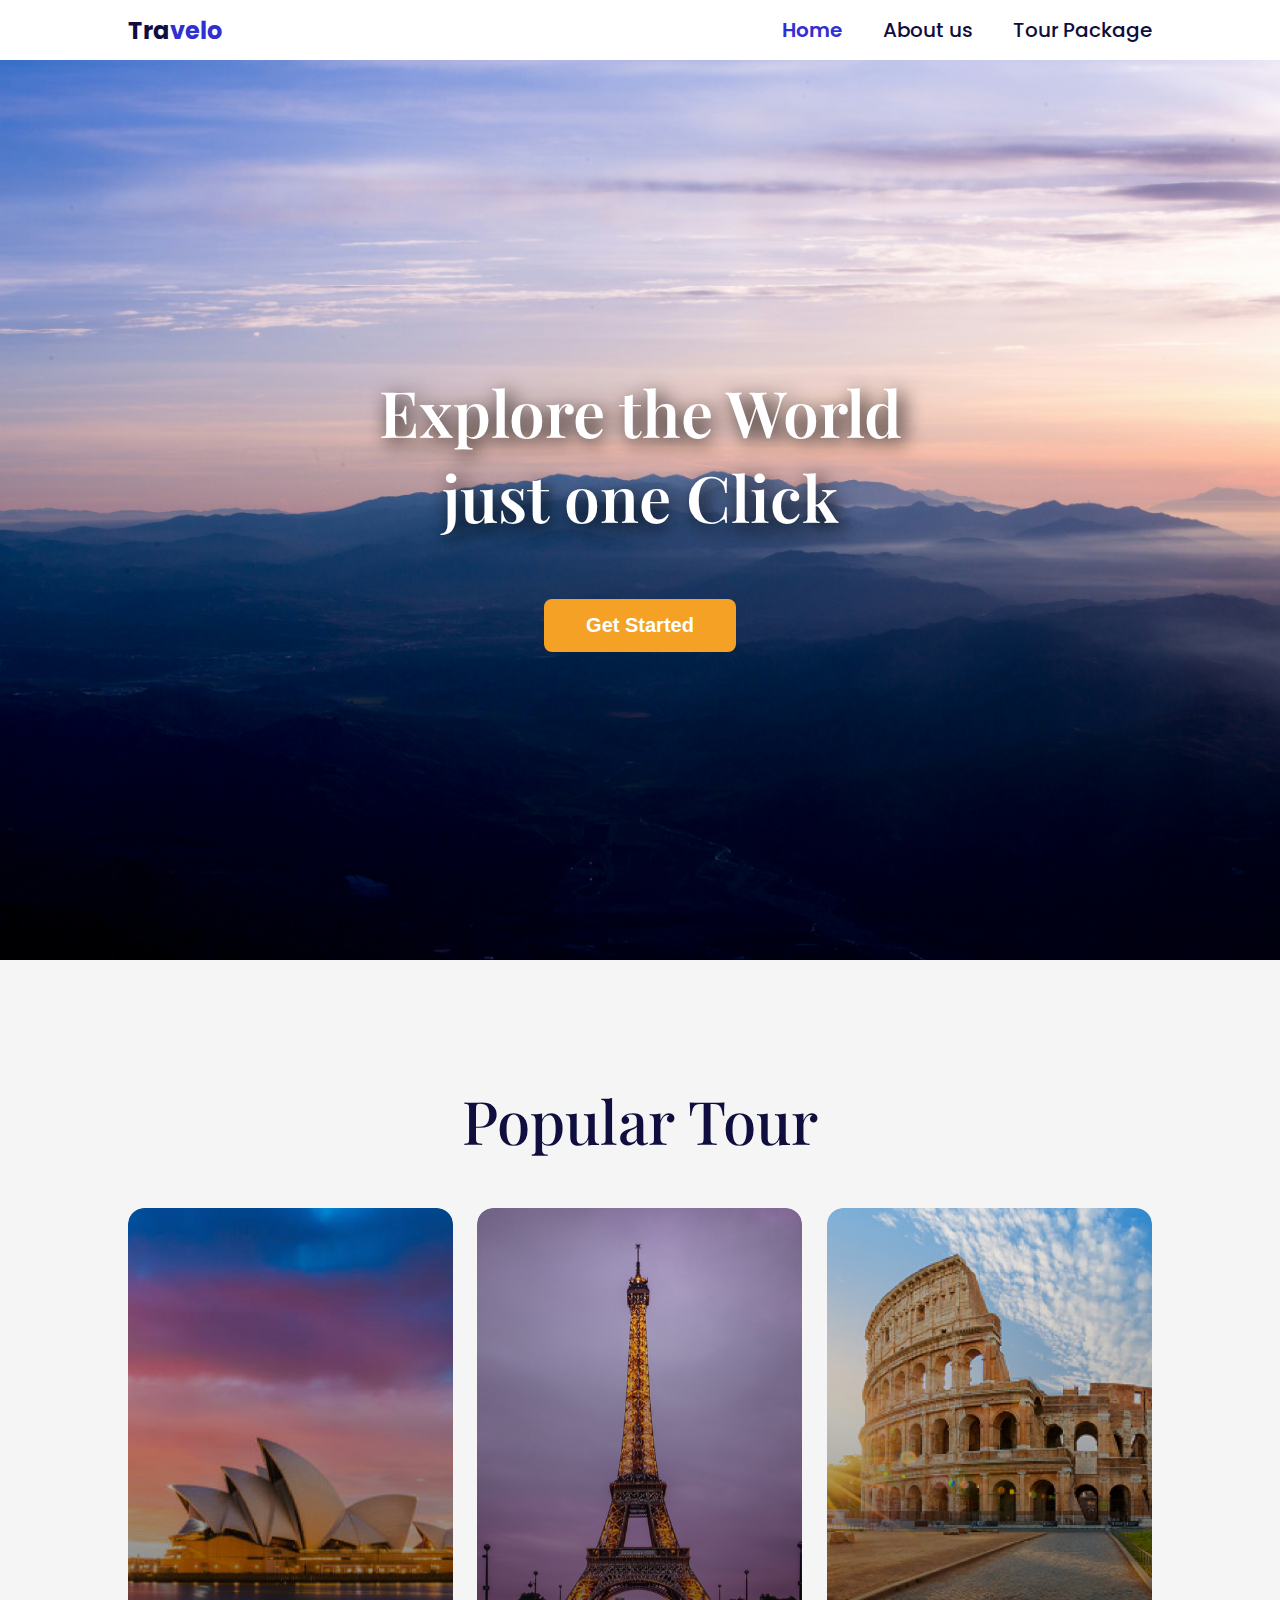
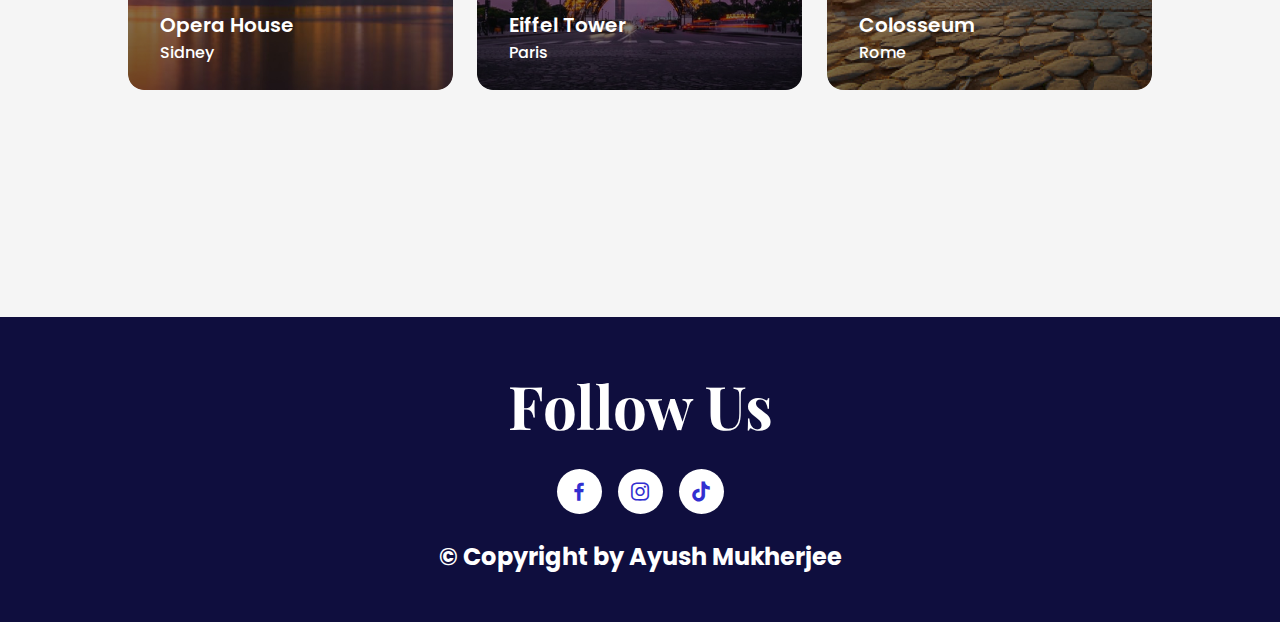
<file: index.html>
<!DOCTYPE html>
<html lang="en">
  <head>
    <meta charset="UTF-8" />
    <meta name="viewport" content="width=device-width, initial-scale=1.0" />
    <link
      href="https://unpkg.com/boxicons@2.1.4/css/boxicons.min.css"
      rel="stylesheet"
    />
    <link rel="stylesheet" href="./assets/css/main.css" />
    <title>Travelo</title>
  </head>
  <body>
    <header class="header" id="header">
      <nav class="nav container">
        <a href="#" class="nav__logo">Tra<span>velo</span></a>

        <div class="nav__menu" id="nav-menu">
          <ul class="nav__list">
            <li class="nav__item">
              <a href="index.html" class="nav__link active">Home</a>
            </li>
            <li class="nav__item">
              <a href="about.html" class="nav__link">About us</a>
            </li>
            <li class="nav__item">
              <a href="tour-package.html" class="nav__link">Tour Package</a>
            </li>
          </ul>
        </div>

        <div class="nav__toggle" id="nav-toggle">
          <i class="bx bx-menu"></i>
        </div>
      </nav>
    </header>

    <main class="main" id="main">
      <section class="section hero" id="hero">
        <h1 class="hero__title">
          Explore the World <br />
          just one Click
        </h1>

        <button class="button button-hero">Get Started</button>
      </section>

      <section class="section tour container">
        <h3 class="section-title">Popular Tour</h3>

        <div class="tour__container">
          <div class="tour__card">
            <img src="./assets/media/img-1.jpg" alt="" class="tour__card-img" />
            <div class="tour__data">
              <h5 class="tour__data-title">Opera House</h5>
              <span class="tour__data-subtitle">Sidney</span>
            </div>
            <a href="#" class="tour__link"></a>
          </div>
          <div class="tour__card">
            <img src="./assets/media/img-2.jpg" alt="" class="tour__card-img" />
            <div class="tour__data">
              <h5 class="tour__data-title">Eiffel Tower</h5>
              <span class="tour__data-subtitle">Paris</span>
            </div>
            <a href="#" class="tour__link"></a>
          </div>
          <div class="tour__card">
            <img src="./assets/media/img-3.jpg" alt="" class="tour__card-img" />
            <div class="tour__data">
              <h5 class="tour__data-title">Colosseum</h5>
              <span class="tour__data-subtitle">Rome</span>
            </div>
            <a href="#" class="tour__link"></a>
          </div>
        </div>
      </section>
    </main>

    <footer class="footer">
      <h3 class="footer__title">Follow Us</h3>

      <div class="footer__social">
        <a href="#" class="footer__social-link"
          ><i class="bx bxl-facebook"></i
        ></a>
        <a href="#" class="footer__social-link"
          ><i class="bx bxl-instagram"></i
        ></a>
        <a href="#" class="footer__social-link"
          ><i class="bx bxl-tiktok"></i
        ></a>
      </div>
      <br>
      <h2> &copy; Copyright by Ayush Mukherjee</h2>
    </footer>

    <script src="./assets/js/main.js"></script>
  </body>
</html>
</file>
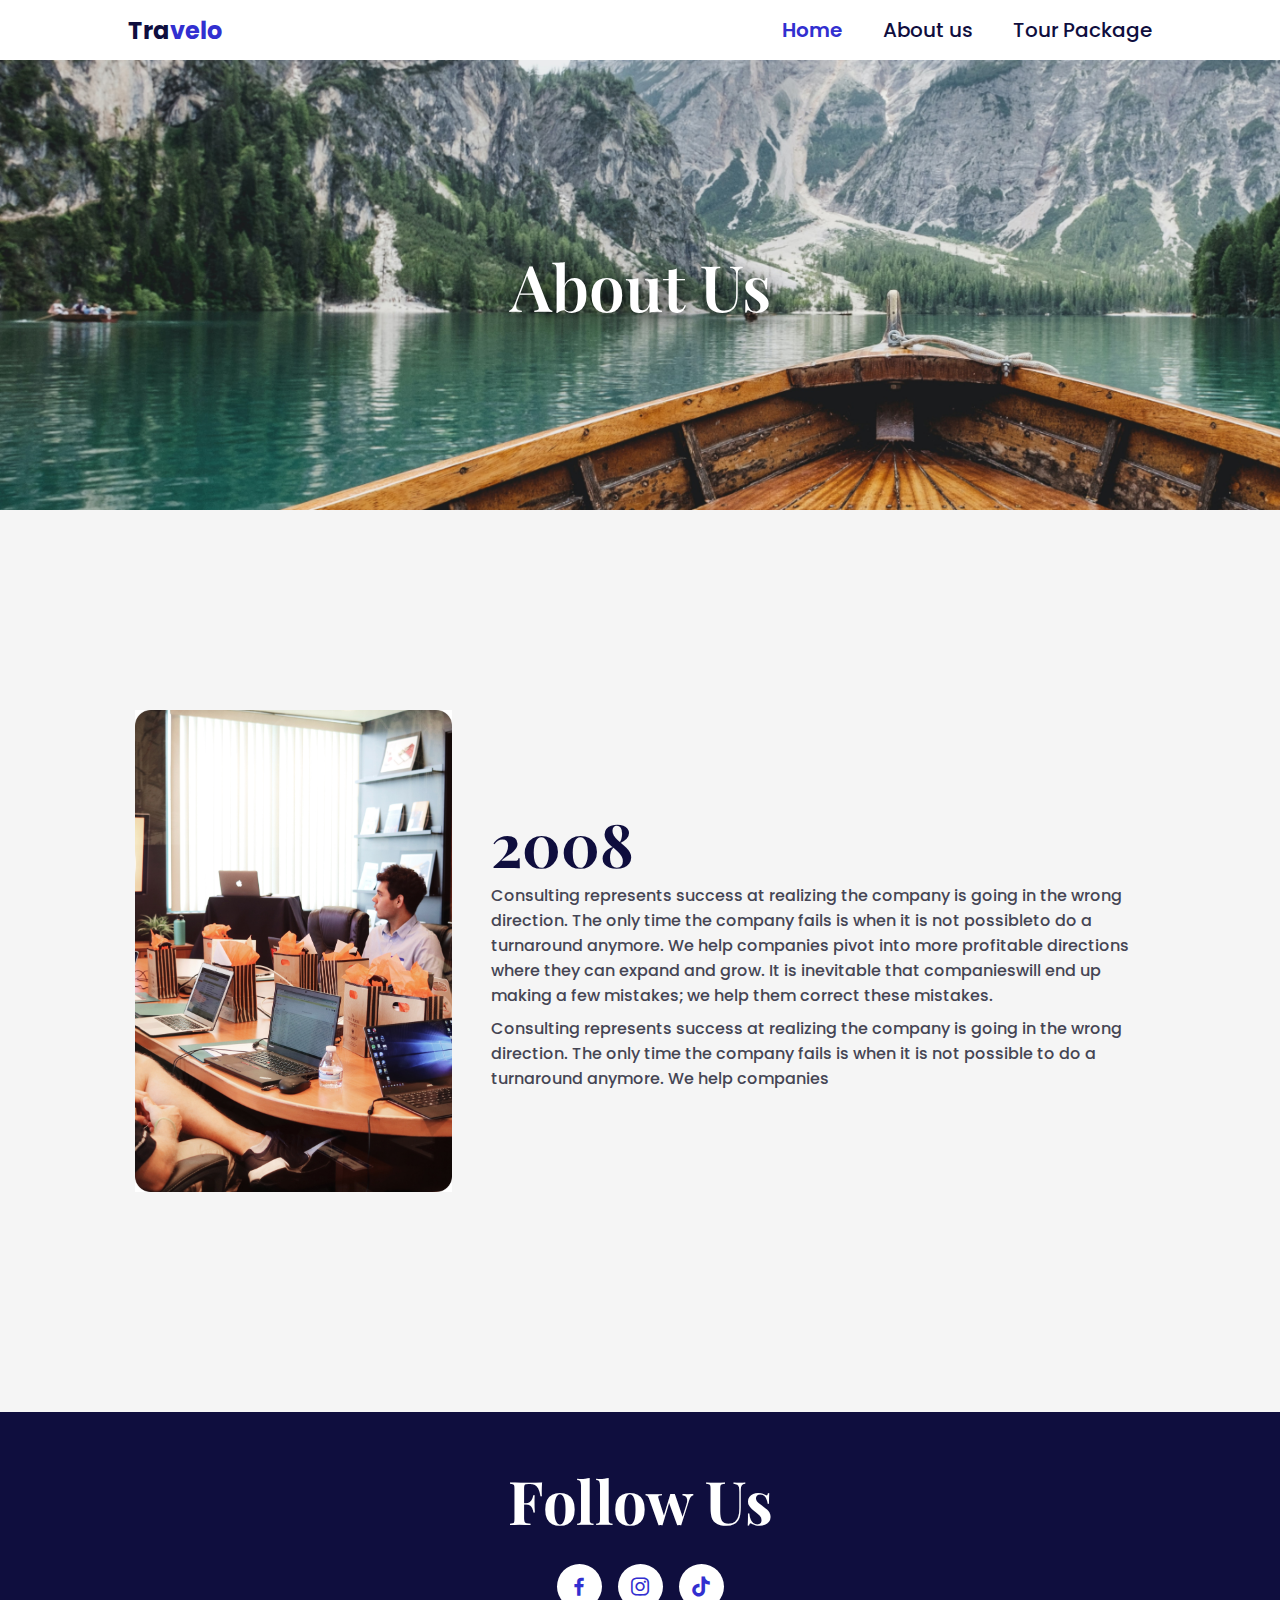
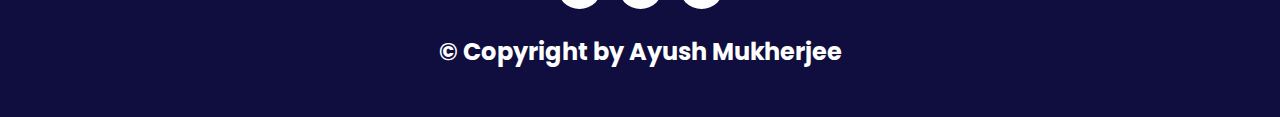
<file: about.html>
<!DOCTYPE html>
<html lang="en">
  <head>
    <meta charset="UTF-8" />
    <meta name="viewport" content="width=device-width, initial-scale=1.0" />
    <link
      href="https://unpkg.com/boxicons@2.1.4/css/boxicons.min.css"
      rel="stylesheet"
    />
    <link rel="stylesheet" href="./assets/css/main.css" />
    <title>Travelo</title>
  </head>
  <body>
    <header class="header" id="header">
      <nav class="nav container">
        <a href="#" class="nav__logo">Tra<span>velo</span></a>

        <div class="nav__menu" id="nav-menu">
          <ul class="nav__list">
            <li class="nav__item">
              <a href="index.html" class="nav__link active">Home</a>
            </li>
            <li class="nav__item">
              <a href="about.html" class="nav__link">About us</a>
            </li>
            <li class="nav__item">
              <a href="tour-package.html" class="nav__link">Tour Package</a>
            </li>
          </ul>
        </div>
        <div class="nav__toggle" id="nav-toggle">
          <i class="bx bx-menu"></i>
        </div>
      </nav>
    </header>

    <main class="main" id="main">
      <section
        class="section about-hero"
        style="background-image: url('./assets/media/bg-about.jpg')"
        id="hero"
      >
        <h1 class="hero__title">About Us</h1>
      </section>

      <section class="section about container">
        <div class="about__container">
          <img class="about__img" src="./assets/media/about-image.jpg" alt="" />

          <div class="about__data">
            <h3 class="about__data-title">2008</h3>
            <p class="about__data-description">
              Consulting represents success at realizing the company is going in
              the wrong direction. The only time the company fails is when it is
              not possibleto do a turnaround anymore. We help companies pivot
              into more profitable directions where they can expand and grow. It
              is inevitable that companieswill end up making a few mistakes; we
              help them correct these mistakes.
            </p>
            <p class="about__data-description">
              Consulting represents success at realizing the company is going in
              the wrong direction. The only time the company fails is when it is
              not possible to do a turnaround anymore. We help companies
            </p>
          </div>
        </div>
      </section>
    </main>

    <footer class="footer">
      <h3 class="footer__title">Follow Us</h3>

      <div class="footer__social">
        <a href="#" class="footer__social-link"
          ><i class="bx bxl-facebook"></i
        ></a>
        <a href="#" class="footer__social-link"
          ><i class="bx bxl-instagram"></i
        ></a>
        <a href="#" class="footer__social-link"
          ><i class="bx bxl-tiktok"></i
        ></a>
      </div>
      <br>
      <h2> &copy; Copyright by Ayush Mukherjee</h2>
    </footer>

    <script src="./assets/js/main.js"></script>
  </body>
</html>
</file>
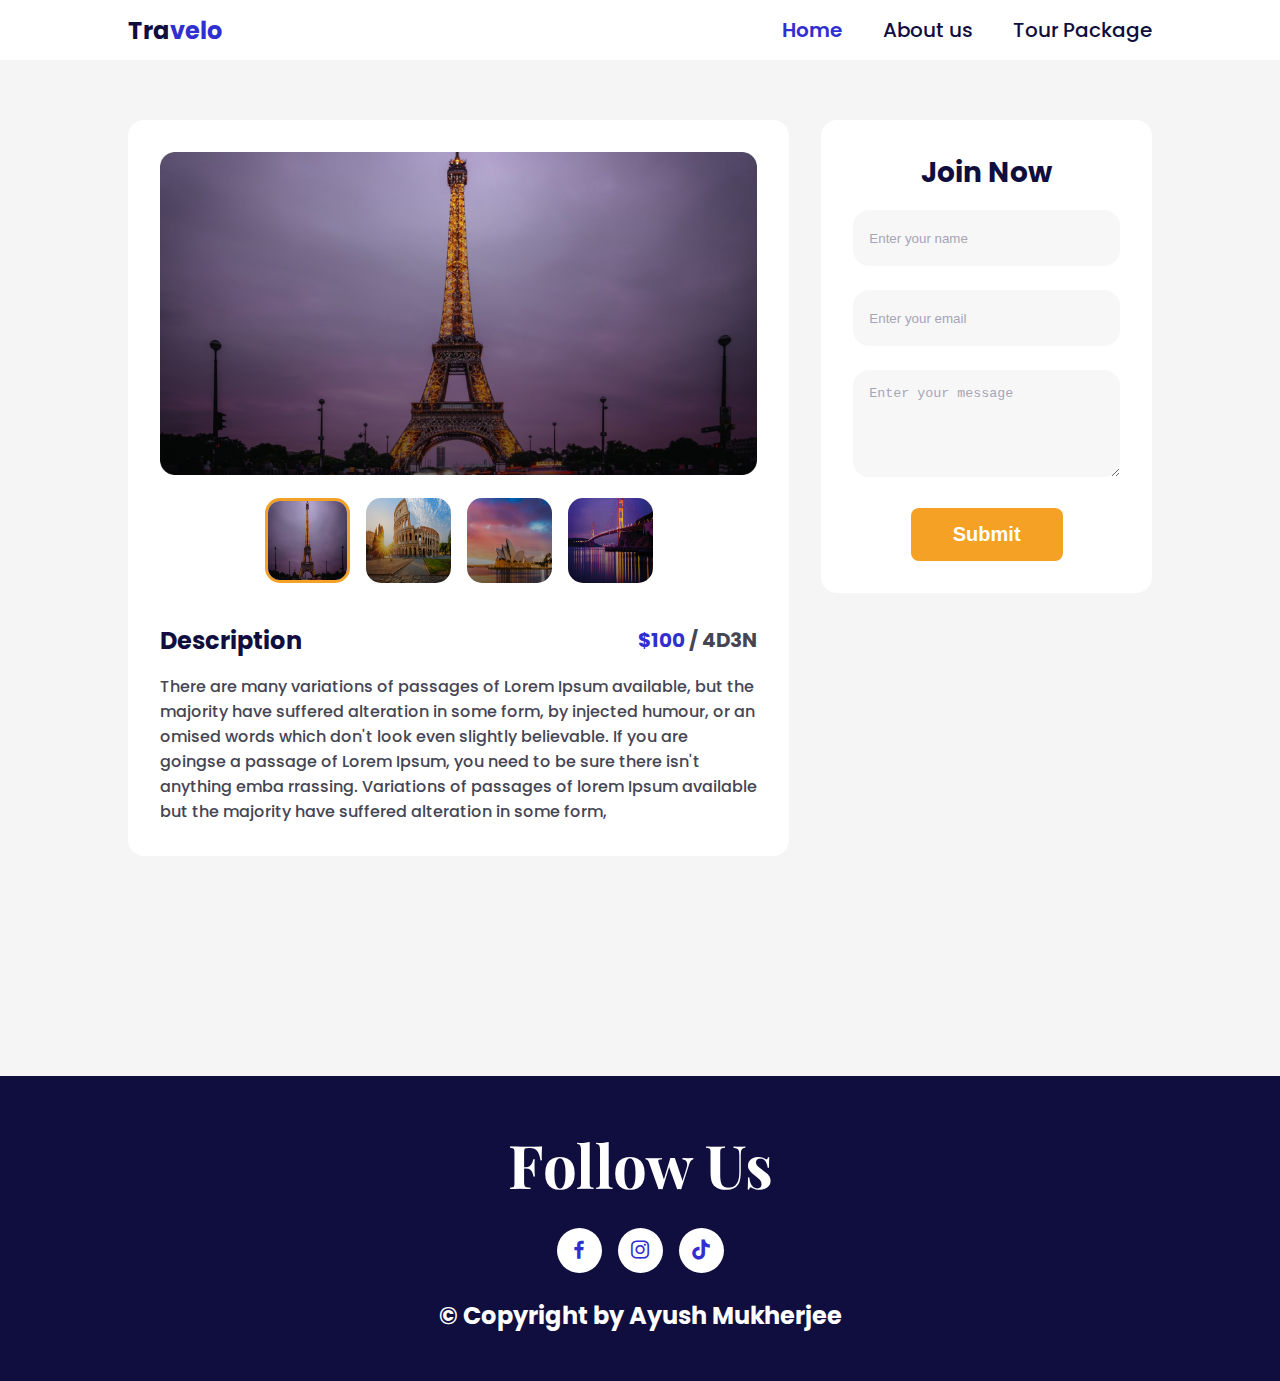
<file: detail.html>
<!DOCTYPE html>
<html lang="en">
  <head>
    <meta charset="UTF-8" />
    <meta name="viewport" content="width=device-width, initial-scale=1.0" />
    <link
      href="https://unpkg.com/boxicons@2.1.4/css/boxicons.min.css"
      rel="stylesheet"
    />
    <link rel="stylesheet" href="./assets/css/main.css" />
    <title>Travelo</title>
  </head>
  <body>
    
    <header class="header" id="header">
      <nav class="nav container">
        <a href="#" class="nav__logo">Tra<span>velo</span></a>

        <div class="nav__menu" id="nav-menu">
          <ul class="nav__list">
            <li class="nav__item">
              <a href="index.html" class="nav__link active">Home</a>
            </li>
            <li class="nav__item">
              <a href="about.html" class="nav__link">About us</a>
            </li>
            <li class="nav__item">
              <a href="tour-package.html" class="nav__link">Tour Package</a>
            </li>
          </ul>
        </div>

        <div class="nav__toggle" id="nav-toggle">
          <i class="bx bx-menu"></i>
        </div>
      </nav>
    </header>

    <main class="container" style="margin-top: 120px">
      <section class="detail">
        <div class="detail__card card">
          <img
            src="./assets/media/detail-img.jpg"
            alt=""
            class="detail__card-img"
          />
          <div class="detail__card-img-list">
            <img
              src="./assets/media/detail-img.jpg"
              alt=""
              class="detail__card-img-item active"
            />
            <img
              src="./assets/media/detail-img2.jpg"
              alt=""
              class="detail__card-img-item"
            />
            <img
              src="./assets/media/detail-img3.jpg"
              alt=""
              class="detail__card-img-item"
            />
            <img
              src="./assets/media/detail-img4.jpg"
              alt=""
              class="detail__card-img-item"
            />
          </div>
          <div class="detail__card-data">
            <div class="detail__card-title">
              <h4>Description</h4>
              <h5>$100 <span>/ 4D3N</span></h5>
            </div>
            <p class="detail__card-description">
              There are many variations of passages of Lorem Ipsum available,
              but the majority have suffered alteration in some form, by
              injected humour, or an omised words which don't look even slightly
              believable. If you are goingse a passage of Lorem Ipsum, you need
              to be sure there isn't anything emba rrassing. Variations of
              passages of lorem Ipsum available but the majority have suffered
              alteration in some form,
            </p>
          </div>
        </div>
        <div class="detail__form card">
          <h4 class="detail__form-title">Join Now</h4>
          <form action="">
            <div class="form__group">
              <input
                class="form__group-input"
                type="text"
                placeholder="Enter your name"
              />
            </div>
            <div class="form__group">
              <input
                class="form__group-input"
                type="email"
                placeholder="Enter your email"
              />
            </div>
            <div class="form__group">
              <textarea
                class="form__group-textarea"
                placeholder="Enter your message"
                rows="5"
              ></textarea>
            </div>
            <div class="form__group">
              <button class="button button-detail">Submit</button>
            </div>
          </form>
        </div>
      </section>
    </main>

    <footer class="footer">
      <h3 class="footer__title">Follow Us</h3>

      <div class="footer__social">
        <a href="#" class="footer__social-link"
          ><i class="bx bxl-facebook"></i
        ></a>
        <a href="#" class="footer__social-link"
          ><i class="bx bxl-instagram"></i
        ></a>
        <a href="#" class="footer__social-link"
          ><i class="bx bxl-tiktok"></i
        ></a>
      </div>
      <br>
      <h2> &copy; Copyright by Ayush Mukherjee</h2>
    </footer>

    <script src="./assets/js/main.js"></script>
  </body>
</html>
</file>
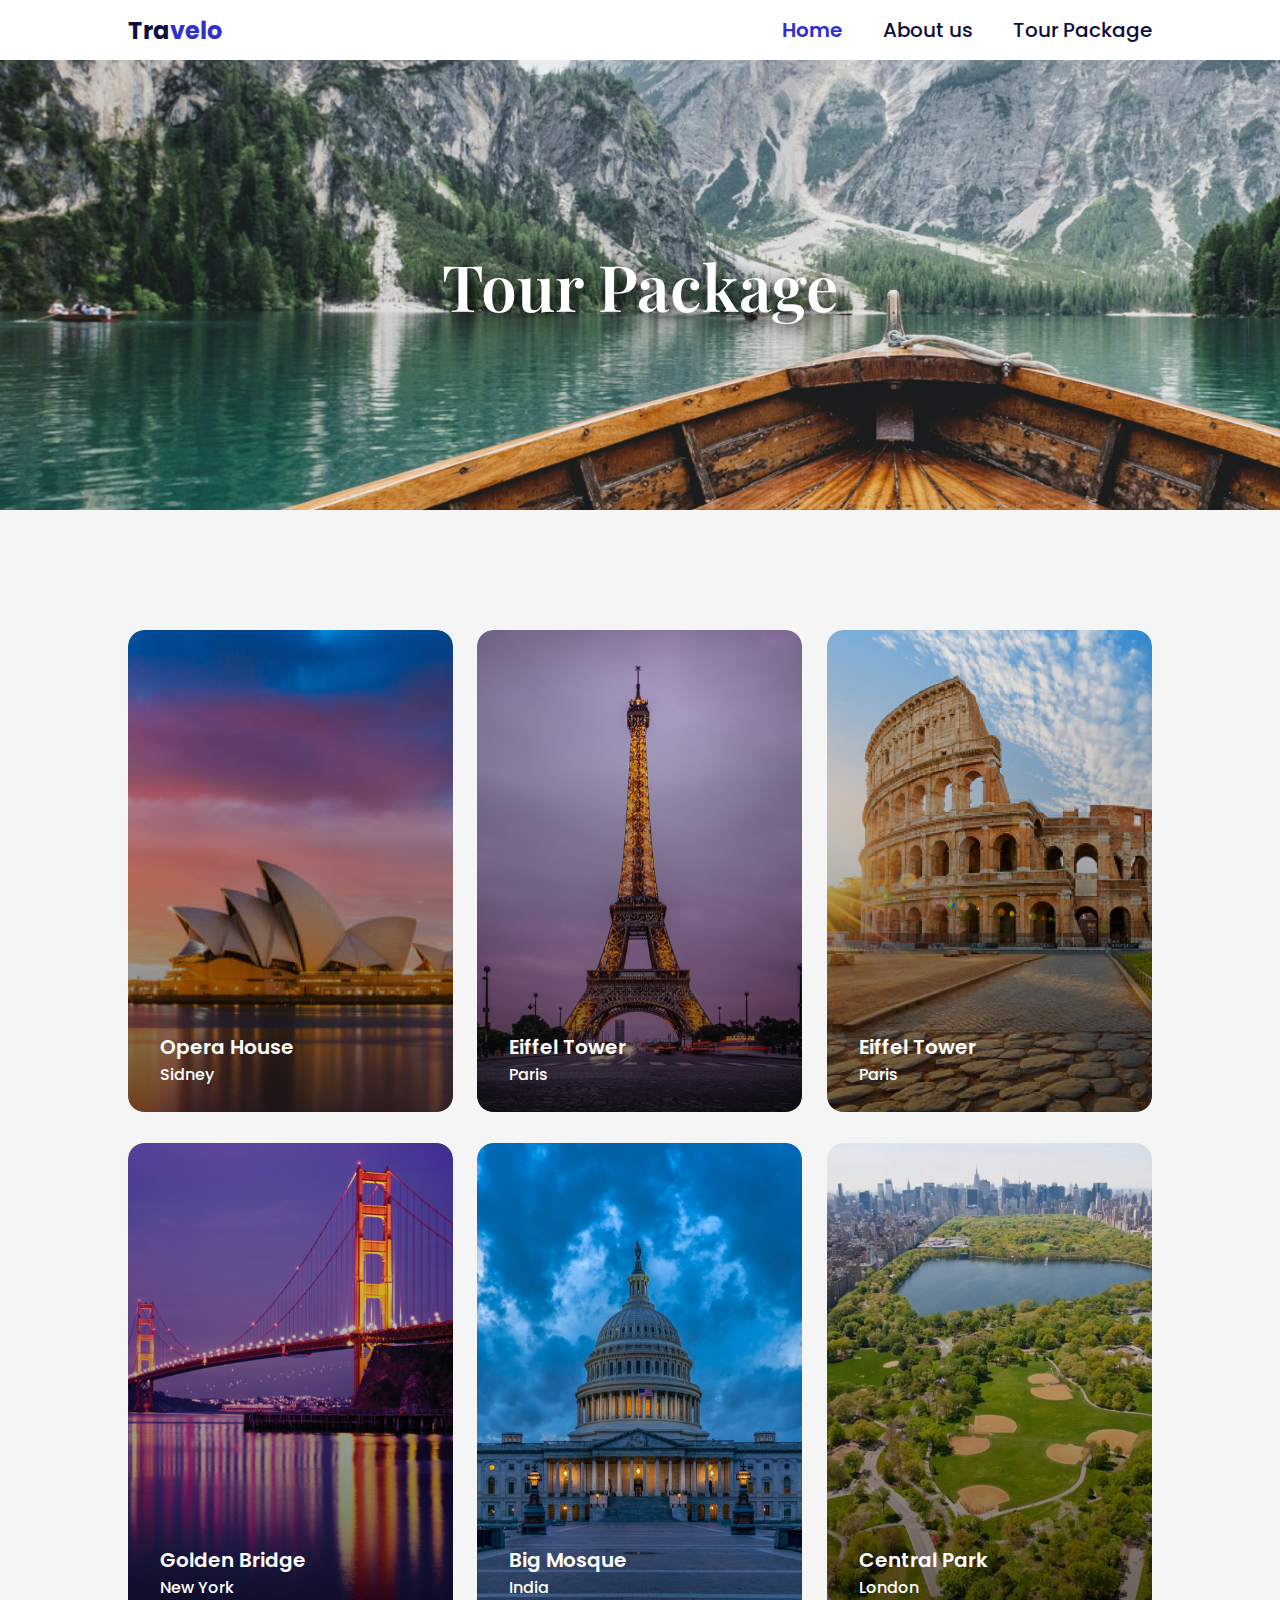
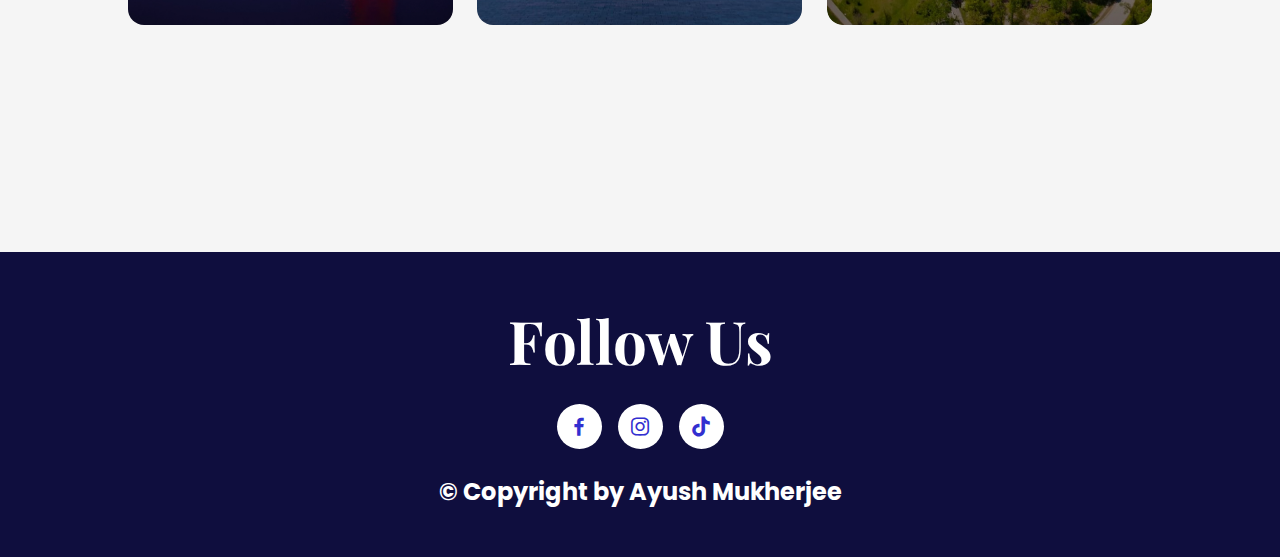
<file: tour-package.html>
<!DOCTYPE html>
<html lang="en">
  <head>
    <meta charset="UTF-8" />
    <meta name="viewport" content="width=device-width, initial-scale=1.0" />
    <link
      href="https://unpkg.com/boxicons@2.1.4/css/boxicons.min.css"
      rel="stylesheet"
    />
    <link rel="stylesheet" href="./assets/css/main.css" />
    <title>Travelo</title>
  </head>
  <body>
  
    <header class="header" id="header">
      <nav class="nav container">
        <a href="#" class="nav__logo">Tra<span>velo</span></a>

        <div class="nav__menu" id="nav-menu">
          <ul class="nav__list">
            <li class="nav__item">
              <a href="index.html" class="nav__link active">Home</a>
            </li>
            <li class="nav__item">
              <a href="about.html" class="nav__link">About us</a>
            </li>
            <li class="nav__item">
              <a href="tour-package.html" class="nav__link">Tour Package</a>
            </li>
          </ul>
        </div>
        <div class="nav__toggle" id="nav-toggle">
          <i class="bx bx-menu"></i>
        </div>
      </nav>
    </header>

    <main class="main" id="main">
      <section
        class="section about-hero"
        style="background-image: url('./assets/media/bg-about.jpg')"
        id="hero"
      >
        <h1 class="hero__title">Tour Package</h1>
      </section>

      <section class="section tour container">
        <div class="tour__container">
          <div class="tour__card">
            <img src="./assets/media/img-1.jpg" alt="" class="tour__card-img" />
            <div class="tour__data">
              <h5 class="tour__data-title">Opera House</h5>
              <span class="tour__data-subtitle">Sidney</span>
            </div>
            <a href="#" class="tour__link"></a>
          </div>
          <div class="tour__card">
            <img src="./assets/media/img-2.jpg" alt="" class="tour__card-img" />
            <div class="tour__data">
              <h5 class="tour__data-title">Eiffel Tower</h5>
              <span class="tour__data-subtitle">Paris</span>
            </div>
            <a href="#" class="tour__link"></a>
          </div>
          <div class="tour__card">
            <img src="./assets/media/img-3.jpg" alt="" class="tour__card-img" />
            <div class="tour__data">
              <h5 class="tour__data-title">Eiffel Tower</h5>
              <span class="tour__data-subtitle">Paris</span>
            </div>
            <a href="#" class="tour__link"></a>
          </div>
          <div class="tour__card">
            <img src="./assets/media/img-4.jpg" alt="" class="tour__card-img" />
            <div class="tour__data">
              <h5 class="tour__data-title">Golden Bridge</h5>
              <span class="tour__data-subtitle">New York</span>
            </div>
            <a href="#" class="tour__link"></a>
          </div>
          <div class="tour__card">
            <img src="./assets/media/img-5.jpg" alt="" class="tour__card-img" />
            <div class="tour__data">
              <h5 class="tour__data-title">Big Mosque</h5>
              <span class="tour__data-subtitle">India</span>
            </div>
            <a href="#" class="tour__link"></a>
          </div>
          <div class="tour__card">
            <img src="./assets/media/img-6.jpg" alt="" class="tour__card-img" />
            <div class="tour__data">
              <h5 class="tour__data-title">Central Park</h5>
              <span class="tour__data-subtitle">London</span>
            </div>
            <a href="#" class="tour__link"></a>
          </div>
        </div>
      </section>
    </main>

    <footer class="footer">
      <h3 class="footer__title">Follow Us</h3>
      <div class="footer__social">
        <a href="#" class="footer__social-link"
          ><i class="bx bxl-facebook"></i
        ></a>
        <a href="#" class="footer__social-link"
          ><i class="bx bxl-instagram"></i
        ></a>
        <a href="#" class="footer__social-link"
          ><i class="bx bxl-tiktok"></i
        ></a>
      </div> <br>
      <h2> &copy; Copyright by Ayush Mukherjee</h2>
    </footer>

    <script src="./assets/js/main.js"></script>
  </body>
</html>
</file>
<file: assets/css/main.css>
@import url('https://fonts.googleapis.com/css2?family=Playfair+Display:wght@500;600;700&family=Poppins:wght@400;500;600;700&display=swap');
:root {
  --primary-color: hsla(241, 63%, 50%, 1);
  --title-color: hsla(241, 63%, 15%, 1);
  --paragraph-color: hsla(241, 10%, 30%, 1);
  --btn-color: hsla(36, 90%, 55%, 1);
  --bg-color: hsla(0, 0%, 96%, 1);
  --form-color: hsla(0, 3%, 97%, 1);
  --form-text-color: hsla(241, 10%, 68%, 1);

  --primary-font: 'Poppins', sans-serif;
  --secondary-font: 'Playfair Display', serif;

  --h1-font-size: 2rem;
  --h3-font-size: 1.75rem;
  --normal-font-size: 1rem;

  --fw-regular: 400;
  --fw-medium: 500;
  --fw-semibold: 600;
  --fw-bold: 700;
}
@media screen and (min-width: 768px) {
  :root {
    --h1-font-size: 4rem;
    --h3-font-size: 3.75rem;
    --normal-font-size: 1rem;
  }
}

* {
  margin: 0;
  padding: 0;
  box-sizing: border-box;
}
a {
  text-decoration: none;
  color: var(--title-color);
}
ol,
ul {
  list-style: none;
}

img {
  max-width: 100%;
  height: auto;
}

body {
  font-size: var(--normal-font-size);
  background-color: var(--bg-color);
  color: var(--title-color);
  font-weight: var(--fw-medium);
  font-family: var(--primary-font);
}

/* re-usable class */
.container {
  max-width: 1024px;
  margin-inline: 2rem;
}
/* end */

/* header style */
.header {
  width: 100%;
  background-color: #fff;
  position: fixed;
  top: 0;
  left: 0;
  z-index: 2;
}

.nav {
  display: flex;
  justify-content: space-between;
  align-items: center;
  height: 60px;
}

.nav__logo {
  font-size: 1.5rem;
  font-weight: var(--fw-bold);
}

.nav__logo span {
  color: var(--primary-color);
}

@media screen and (max-width: 768px) {
  .nav__menu {
    position: fixed;
    top: -100%;
    left: 0;
    right: 0;
    background-color: #fff;
    width: 80%;
    text-align: center;
    margin-inline: auto;
    padding: 2rem 3rem;
    /* border: 1px solid black; */
    box-shadow: 0 3px 12px 0 rgba(0, 0, 0, 0.1);
    border-radius: 0.75rem;
    transition: 0.3s;
  }

  .nav__item {
    margin-bottom: 2rem;
  }

  .nav__menu.show-menu {
    top: 80px;
  }
}

.nav__link {
  font-size: 1.25rem;
}

.nav__link.active {
  color: var(--primary-color);
  font-weight: var(--fw-semibold);
}

.nav__toggle {
  font-size: 1.5rem;
  cursor: pointer;
  color: var(--title-color);
}
/* end */

.main {
  margin-top: 3.75rem;
}

/* hero style */
.hero {
  background-image: url('../media/jason-leung-eJCMXIFBRSY-unsplash.jpg');
  height: 100vh;
  background-repeat: no-repeat;
  background-size: cover;
  background-position: -200px 0;
  text-align: center;
  display: flex;
  flex-direction: column;
  align-items: center;
  justify-content: center;
  row-gap: 3.75rem;
}

.hero__title {
  font-family: var(--secondary-font);
  font-size: var(--h1-font-size);
  color: #fff;
  font-weight: var(--fw-semibold);
  text-shadow: 5px 5px 20px rgba(0, 0, 0, 1);
}

.button {
  background-color: var(--btn-color);
  border: none;
  padding: 15px 42px;
  border-radius: 0.5rem;
  color: #fff;
  font-size: 1.25rem;
  font-weight: var(--fw-semibold);
}

.button:hover {
  background-color: rgb(255, 153, 0);
}
/* end */

.section-title {
  text-align: center;
  font-size: var(--h3-font-size);
  font-family: var(--secondary-font);
  font-weight: var(--fw-medium);
}

/* tour style */
.tour {
  margin-top: 120px;
}

.tour__container {
  display: grid;
  gap: 1.5rem;
  margin-top: 3rem;
  justify-content: center;
  margin-bottom: 3rem;
}

.tour__card {
  position: relative;
  margin-inline: auto;
  overflow: hidden;
  border-radius: 1rem;
}

.tour__card:hover .tour__card-img {
  transform: scale(1.1);
}

.tour__card-img {
  border-radius: 1rem;
  object-fit: cover;
  width: 256px;
  height: 482px;
  transition: 0.3s;
}

.tour__data {
  position: absolute;
  bottom: 2rem;
  left: 2rem;
  color: #fff;
}

.tour__data-title {
  font-size: 1.25rem;
  font-weight: var(--fw-semibold);
}

.tour__link {
  position: absolute;
  top: 0;
  left: 0;
  right: 0;
  bottom: 0;
}
/* end tour */

.footer {
  background-color: var(--title-color);
  color: #fff;
  text-align: center;
  padding: 3rem 0;
  margin-top: 220px;
}

.footer__title {
  font-family: var(--secondary-font);
  font-size: var(--h3-font-size);
}

.footer__social {
  margin-top: 1.5rem;
  display: flex;
  justify-content: center;
  column-gap: 1rem;
}

.footer__social-link {
  width: 45px;
  height: 45px;
  background-color: #fff;
  border-radius: 100%;
  display: flex;
  justify-content: center;
  align-items: center;
}

.footer__social-link i {
  color: var(--primary-color);
  font-size: 1.5rem;
}

/* about style */
.about-hero {
  height: 50vh;
  background-repeat: no-repeat;
  background-size: cover;
  display: flex;
  align-items: center;
  justify-content: center;
}

.about {
  margin-top: 3rem;
}

.about__container {
  display: grid;
  place-items: center;
  gap: 2rem;
}

.about__img {
  height: 482px;
  width: 317px;
}

.about__data-title {
  font-size: 3.75rem;
  font-family: var(--secondary-font);
  text-align: center;
}

.about__data-description {
  color: var(--paragraph-color);
  margin-bottom: 0.5rem;
}
/* end */

/* detail style */
.card {
  background-color: #fff;
  padding: 2rem;
  border-radius: 1rem;
  width: 100%;
}

.detail {
  display: grid;
  gap: 2rem;
}
.detail__card {
}

.detail__card-img {
  width: 100%;
}

.detail__card-img-list {
  margin-top: 1rem;
  display: flex;
  gap: 1rem;
  justify-content: center;
  flex-wrap: wrap;
}

.detail__card-img-item {
  width: 55px;
  height: 55px;
  border-radius: 15px;
}

.detail__card-img-item.active {
  border: 3px solid var(--btn-color);
}

.detail__card-data {
  margin-top: 2.5rem;
}

.detail__card-title {
  display: flex;
  justify-content: space-between;
  align-items: center;
  flex-wrap: wrap;
}
.detail__card-title h4 {
  font-size: 1.5rem;
}
.detail__card-title h5 {
  font-size: 1.25rem;
  color: var(--primary-color);
}

.detail__card-title span {
  color: var(--paragraph-color);
}

.detail__card-description {
  margin-top: 1rem;
  color: var(--paragraph-color);
}

.detail__form {
  height: fit-content;
}

.detail__form-title {
  font-size: 1.75rem;
  text-align: center;
  margin-bottom: 1rem;
}

.form__group-input {
  height: 56px;
  width: 100%;
  background-color: var(--form-color);
  border: none;
  outline: none;
  border-radius: 1rem;
  margin-bottom: 1.5rem;
  padding: 1rem;
  color: var(--form-text-color);
}

.form__group-input::placeholder,
.form__group-textarea::placeholder {
  color: var(--form-text-color);
}

.form__group-textarea {
  width: 100%;
  background-color: var(--form-color);
  border: none;
  outline: none;
  border-radius: 1rem;
  margin-bottom: 1.5rem;
  padding: 1rem;
  color: var(--form-text-color);
}

.form__group .button-detail {
  margin-inline: auto;
  display: block;
}

/* end */

@media screen and (min-width: 769px) {
  /* header style */
  .nav__list {
    display: flex;
    column-gap: 2.5rem;
  }
  .nav__toggle {
    display: none;
  }
  /* end */

  /* hero style */
  .hero {
    background-position: initial;
  }
  /* end */

  /* tour style */
  .tour__container {
    grid-template-columns: repeat(2, 1fr);
  }

  .tour__card-img {
    width: 325px;
    height: 482px;
  }
  /* end */

  /* about style */
  .about {
    margin-top: 200px;
  }
  .about__container {
    grid-template-columns: 0.5fr 1fr;
  }

  .about__data-title {
    text-align: initial;
  }
  /* end */

  /* detail style */
  .detail {
    grid-template-columns: 1fr 0.5fr;
  }

  .detail__card-img-item {
    width: 85px;
    height: 85px;
  }
  /* end */
}

@media screen and (min-width: 1024px) {
  .container {
    margin-inline: auto;
  }

  .tour__container {
    grid-template-columns: repeat(3, 1fr);
  }
}
</file>
